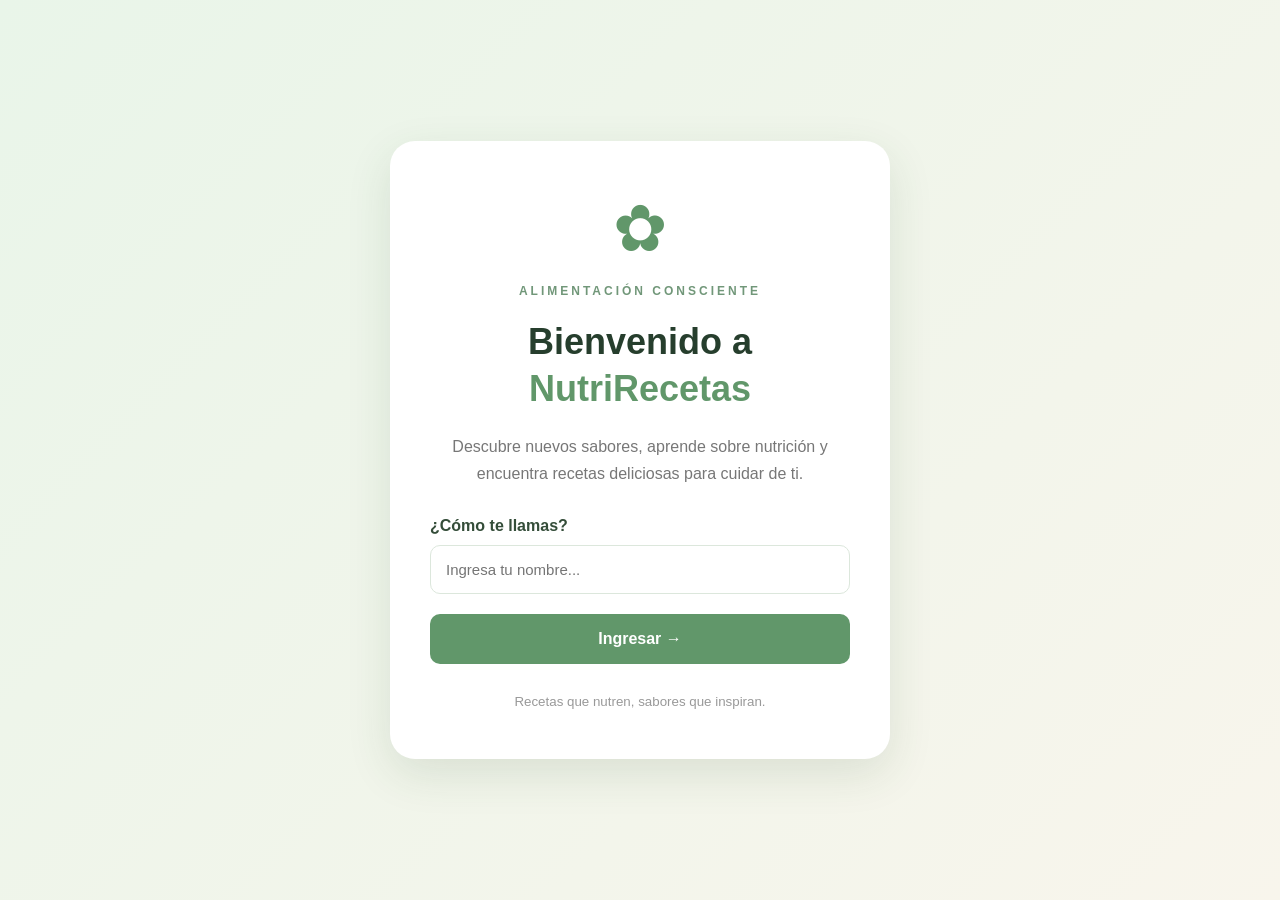
<file: index.html>
<!DOCTYPE html>
<html lang="es">
<head>
    <meta charset="UTF-8">
    <meta name="viewport" content="width=device-width, initial-scale=1.0">
    <title>Bienvenido | NutriRecetas</title>
    <link rel="stylesheet" href="css/portada.css">
</head>

<body>

    <main class="welcome-container">

        <div class="welcome-card">

            <div class="logo">✿</div>

            <span class="eyebrow">ALIMENTACIÓN CONSCIENTE</span>

            <h1>Bienvenido a<br>
                <span>NutriRecetas</span>
            </h1>

            <p>
                Descubre nuevos sabores, aprende sobre nutrición
                y encuentra recetas deliciosas para cuidar de ti.
            </p>

            <form id="welcomeForm">

                <label for="username">¿Cómo te llamas?</label>

                <input
                    type="text"
                    id="username"
                    placeholder="Ingresa tu nombre..."
                    required
                >

                <button type="submit">
                    Ingresar →
                </button>

            </form>

            <small>Recetas que nutren, sabores que inspiran.</small>

        </div>

    </main>

    <script>
        document.getElementById("welcomeForm").addEventListener("submit", function(event) {
            event.preventDefault();

            const nombre = document.getElementById("username").value.trim();

            if (nombre === "") {
                alert("Por favor, ingresa tu nombre.");
                return;
            }

            localStorage.setItem("nombreUsuario", nombre);

            window.location.href = "recetas.html";
        });
    </script>

</body>
</html>
</file>
<file: css/portada.css>
* {
    margin: 0;
    padding: 0;
    box-sizing: border-box;
}

body {
    font-family: 'Segoe UI', sans-serif;
    background: linear-gradient(135deg, #e9f5e9, #f8f5ec);
    min-height: 100vh;
    display: flex;
    justify-content: center;
    align-items: center;
    padding: 20px;
}

.welcome-container {
    width: 100%;
    max-width: 500px;
}

.welcome-card {
    background: white;
    padding: 50px 40px;
    border-radius: 25px;
    text-align: center;
    box-shadow: 0 15px 45px rgba(45, 80, 45, 0.12);
}

.logo {
    font-size: 65px;
    color: #61976a;
    margin-bottom: 15px;
}

.eyebrow {
    color: #719779;
    font-size: 12px;
    font-weight: bold;
    letter-spacing: 3px;
}

h1 {
    color: #263e2d;
    font-size: 36px;
    margin: 20px 0;
    line-height: 1.3;
}

h1 span {
    color: #61976a;
}

.welcome-card p {
    color: #777;
    line-height: 1.7;
    margin-bottom: 30px;
}

form {
    text-align: left;
}

label {
    display: block;
    color: #344d39;
    font-weight: 600;
    margin-bottom: 10px;
}

input {
    width: 100%;
    padding: 15px;
    border: 1px solid #dce7dc;
    border-radius: 10px;
    font-size: 15px;
    outline: none;
    margin-bottom: 20px;
}

input:focus {
    border-color: #61976a;
    box-shadow: 0 0 0 3px rgba(97, 151, 106, 0.12);
}

button {
    width: 100%;
    padding: 16px;
    border: none;
    border-radius: 10px;
    background: #61976a;
    color: white;
    font-size: 16px;
    font-weight: bold;
    cursor: pointer;
    transition: 0.3s;
}

button:hover {
    background: #426e4b;
    transform: translateY(-2px);
}

.welcome-card small {
    display: block;
    color: #999;
    margin-top: 30px;
}

@media (max-width: 480px) {
    .welcome-card {
        padding: 40px 25px;
    }

    h1 {
        font-size: 30px;
    }
}
</file>
<file: css/estilos.css>
:root {
    --green: #355c45;
    --sage: #789477;
    --light-sage: #e8eee5;
    --beige: #f3ebdd;
    --cream: #fbfaf6;
    --white: #fff;
    --ink: #383b35;
    --muted: #74796f;
    --line: #e7e5dc;
}
:root {
    --green: #355c45;
    --sage: #789477;
    --light-sage: #e8eee5;
    --beige: #f3ebdd;
    --cream: #fbfaf6;
    --white: #fff;
    --ink: #383b35;
    --muted: #74796f;
    --line: #e7e5dc;
}

* {
    margin: 0;
    padding: 0;
    box-sizing: border-box;
}

html {
    scroll-behavior: smooth;
    scroll-padding-top: 90px;
}

body {
    font-family: "Open Sans", sans-serif;
    color: var(--ink);
    background: var(--cream);
    line-height: 1.65;
}

h1, h2, h3, .logo {
    font-family: "Poppins", sans-serif;
}

a {
    text-decoration: none;
    color: inherit;
}

button, input, select {
    font: inherit;
}

button {
    cursor: pointer;
}

/* ENCABEZADO */

.header {
    height: 82px;
    padding: 0 7%;
    display: flex;
    align-items: center;
    justify-content: space-between;
    gap: 25px;
    background: var(--cream);
    position: sticky;
    top: 0;
    z-index: 10;
    border-bottom: 1px solid var(--line);
}

.logo {
    display: flex;
    align-items: center;
    gap: 9px;
    font-size: 1.35rem;
    font-weight: 800;
    color: var(--green);
}

.logo > span:last-child > span {
    color: var(--sage);
}

.logo-icon {
    display: grid;
    place-items: center;
    width: 35px;
    height: 35px;
    border-radius: 50%;
    color: white;
    background: var(--green);
    font-size: 1.35rem;
}

.nav {
    display: flex;
    gap: 27px;
}

.nav a {
    font-size: .9rem;
    font-weight: 600;
    color: #53594f;
}

.nav a:hover {
    color: var(--sage);
}

.header-fav {
    border: 1px solid #cbd6c8;
    border-radius: 30px;
    padding: 9px 16px;
    color: var(--green);
    font-size: .85rem;
    font-weight: 700;
}

.menu-toggle {
    display: none;
    border: 0;
    background: none;
    color: var(--green);
    font-size: 1.6rem;
}

/* PORTADA */

.hero {
    display: grid;
    grid-template-columns: 1fr 1fr;
    align-items: center;
    gap: 5%;
    padding: 72px 9% 85px;
    background: var(--beige);
}

.hero-content {
    max-width: 560px;
}

.eyebrow {
    color: var(--sage);
    font-size: .72rem;
    font-weight: 800;
    letter-spacing: 2px;
}

.hero h1 {
    color: var(--green);
    font-size: clamp(2.7rem, 5vw, 4.7rem);
    line-height: 1.12;
    margin: 15px 0 20px;
}

.hero h1 em {
    color: var(--sage);
    font-style: normal;
}

.hero-content > p {
    color: #62685e;
    font-size: 1.03rem;
    margin-bottom: 27px;
}

.btn {
    display: inline-flex;
    align-items: center;
    gap: 22px;
    border-radius: 30px;
    padding: 13px 22px;
    font-weight: 700;
}

.btn-primary {
    color: white;
    background: var(--green);
}

.btn-primary:hover {
    background: #294936;
}

.hero-note {
    margin-top: 22px;
    font-size: .82rem;
    color: #697266;
}

.hero-photo {
    position: relative;
}

.hero-photo img {
    width: 100%;
    height: 420px;
    object-fit: cover;
    border-radius: 48% 48% 18px 18px;
}

.photo-label {
    position: absolute;
    bottom: 22px;
    left: -28px;
    background: white;
    padding: 14px 22px;
    border-radius: 12px;
    color: var(--green);
    line-height: 1.4;
}

.photo-label small {
    display: block;
    color: var(--muted);
}

/* SECCIONES GENERALES */

.section {
    padding: 78px 9%;
}

.section-heading {
    display: flex;
    justify-content: space-between;
    align-items: end;
    gap: 25px;
    margin-bottom: 30px;
}

.section-heading h2,
.nutrition-copy h2,
.about-section h2 {
    font-size: clamp(1.7rem, 3vw, 2.45rem);
    color: var(--green);
    line-height: 1.25;
    margin-top: 7px;
}

.section-heading > p {
    max-width: 340px;
    color: var(--muted);
    font-size: .92rem;
}

/* CATEGORÍAS */

.category-grid {
    display: grid;
    grid-template-columns: repeat(5, 1fr);
    gap: 15px;
}

.category-card {
    border: 1px solid var(--line);
    background: white;
    padding: 23px 12px;
    border-radius: 14px;
    display: grid;
    justify-items: center;
    gap: 8px;
    color: var(--green);
    transition: .2s;
}

.category-card span {
    font-size: 1.7rem;
}

.category-card strong {
    font-size: .9rem;
}

.category-card:hover,
.category-card.active {
    background: var(--light-sage);
    border-color: var(--sage);
    transform: translateY(-3px);
}

/* CATÁLOGO */

.recipes-section {
    background: #f4f5ef;
}

.recipe-tools {
    display: flex;
    gap: 12px;
    margin-bottom: 25px;
}

.search-box {
    flex: 1;
    display: flex;
    align-items: center;
    gap: 10px;
    background: white;
    border: 1px solid var(--line);
    padding: 0 15px;
    border-radius: 9px;
}

.search-box span {
    color: var(--sage);
    font-size: 1.6rem;
}

.search-box input {
    width: 100%;
    border: 0;
    outline: 0;
    padding: 13px 0;
    background: transparent;
}

.recipe-tools select {
    border: 1px solid var(--line);
    background: white;
    color: var(--ink);
    border-radius: 9px;
    padding: 0 12px;
    min-width: 155px;
}

.recipe-grid {
    display: grid;
    grid-template-columns: repeat(3, 1fr);
    gap: 22px;
}

.recipe-card {
    background: white;
    border-radius: 15px;
    overflow: hidden;
    box-shadow: 0 5px 22px rgba(40,60,40,.05);
    transition: .2s;
}

.recipe-card:hover {
    transform: translateY(-5px);
    box-shadow: 0 14px 40px rgba(44,67,48,.09);
}

.recipe-image {
    width: 100%;
    height: 205px;
    object-fit: cover;
    display: block;
}

.recipe-info {
    padding: 18px;
}

.recipe-meta {
    display: flex;
    justify-content: space-between;
    gap: 8px;
    color: var(--muted);
    font-size: .76rem;
}

.origin-tag {
    color: var(--green);
    background: var(--light-sage);
    padding: 3px 9px;
    border-radius: 20px;
}

.recipe-info h3 {
    color: var(--green);
    font-size: 1.12rem;
    margin: 9px 0 5px;
}

.recipe-info p {
    color: var(--muted);
    font-size: .85rem;
    min-height: 45px;
}

.recipe-bottom {
    display: flex;
    justify-content: space-between;
    align-items: center;
    gap: 7px;
    margin-top: 15px;
    padding-top: 13px;
    border-top: 1px solid var(--line);
}

.recipe-bottom strong {
    color: var(--green);
    font-size: .85rem;
}

.details-btn {
    border: 0;
    background: none;
    color: var(--sage);
    font-weight: 700;
    font-size: .85rem;
}

.favorite-btn {
    border: 1px solid var(--line);
    background: white;
    color: var(--green);
    border-radius: 50%;
    width: 34px;
    height: 34px;
    font-size: 1.15rem;
}

.favorite-btn.saved {
    background: #f8e9e6;
    color: #b34e49;
}

.empty-message {
    text-align: center;
    padding: 30px;
    color: var(--muted);
}

/* NUTRICIÓN */

.nutrition-banner {
    padding: 75px 9%;
    background: var(--green);
    color: white;
    display: grid;
    grid-template-columns: 1fr 1fr;
    gap: 8%;
    align-items: center;
}

.nutrition-copy .eyebrow {
    color: #c6d6bf;
}

.nutrition-copy h2 {
    color: white;
    margin: 12px 0 18px;
}

.nutrition-copy p {
    color: #e0e8dd;
    font-size: .94rem;
}

.text-link {
    display: inline-block;
    color: #dce9d8;
    font-weight: 700;
    margin-top: 20px;
}

.nutrient-list {
    display: grid;
    gap: 15px;
}

.nutrient-list > div {
    display: flex;
    align-items: center;
    gap: 15px;
    padding: 13px;
    border: 1px solid rgba(255,255,255,.18);
    border-radius: 12px;
}

.nutrient-icon {
    display: grid;
    place-items: center;
    width: 42px;
    height: 42px;
    border-radius: 50%;
    background: #e1eadc;
    color: var(--green);
    font-weight: 800;
}

.nutrient-list p {
    display: grid;
    line-height: 1.4;
}

.nutrient-list small {
    color: #d7e2d3;
}

/* CONSEJOS */

.tips-grid {
    display: grid;
    grid-template-columns: repeat(3, 1fr);
    gap: 20px;
}

.tip-card {
    padding: 25px;
    background: white;
    border: 1px solid var(--line);
    border-radius: 14px;
}

.tip-card > span {
    font-size: 1.8rem;
}

.tip-card h3 {
    color: var(--green);
    font-size: 1.05rem;
    margin: 10px 0 5px;
}

.tip-card p {
    color: var(--muted);
    font-size: .88rem;
}

/* NOSOTROS */

.about-section {
    padding: 65px 9%;
    background: var(--beige);
    display: grid;
    grid-template-columns: .8fr 1.2fr;
    gap: 8%;
    align-items: center;
}

.about-section p {
    color: #62685e;
}

/* PIE DE PÁGINA */

.footer {
    padding: 38px 9%;
    text-align: center;
    background: #f0eee6;
    display: grid;
    justify-items: center;
    gap: 8px;
}

.footer-logo {
    font-size: 1.2rem;
}

.footer p {
    color: var(--green);
}

.footer small {
    color: var(--muted);
    font-size: .75rem;
}

/* VENTANA DE RECETA */

.recipe-dialog {
    border: 0;
    border-radius: 18px;
    padding: 0;
    width: min(680px, calc(100% - 30px));
    max-height: 88vh;
    margin: auto;
    box-shadow: 0 20px 80px rgba(0,0,0,.25);
}

.recipe-dialog::backdrop {
    background: rgba(20,35,25,.62);
    backdrop-filter: blur(3px);
}

.dialog-close {
    position: sticky;
    float: right;
    top: 10px;
    margin: 10px 10px -48px 0;
    z-index: 2;
    border: 0;
    background: white;
    color: var(--green);
    width: 36px;
    height: 36px;
    border-radius: 50%;
    font-size: 1.5rem;
}

.dialog-body {
    padding: 25px;
    overflow: auto;
}

.dialog-body img {
    width: 100%;
    height: 230px;
    object-fit: cover;
    border-radius: 12px;
}

.dialog-body h2,
.dialog-body h3 {
    color: var(--green);
    margin: 15px 0 7px;
}

.dialog-body ul,
.dialog-body ol {
    padding-left: 22px;
    color: var(--muted);
}

.dialog-stats {
    display: flex;
    flex-wrap: wrap;
    gap: 9px;
    margin: 12px 0;
}

.dialog-stats span {
    background: var(--light-sage);
    color: var(--green);
    padding: 6px 10px;
    border-radius: 20px;
    font-size: .8rem;
}

.portion-control {
    margin-top: 15px;
    display: flex;
    align-items: center;
    gap: 12px;
}

.portion-control button {
    width: 30px;
    height: 30px;
    border: 1px solid var(--sage);
    border-radius: 50%;
    background: white;
    color: var(--green);
}

/* RESPONSIVE */

@media (max-width: 900px) {

    .header {
        padding: 0 5%;
    }

    .nav {
        gap: 13px;
    }

    .nav a {
        font-size: .8rem;
    }

    .header-fav {
        display: none;
    }

    .hero,
    .section,
    .nutrition-banner,
    .about-section {
        padding-left: 6%;
        padding-right: 6%;
    }

    .recipe-grid {
        grid-template-columns: repeat(2, 1fr);
    }

}

@media (max-width: 650px) {

    .header {
        height: 70px;
    }

    .menu-toggle {
        display: block;
    }

    .nav {
        display: none;
        position: absolute;
        top: 69px;
        left: 0;
        right: 0;
        padding: 18px 6%;
        background: var(--cream);
        border-bottom: 1px solid var(--line);
        flex-direction: column;
        align-items: flex-start;
    }

    .nav.open {
        display: flex;
    }

    .hero {
        grid-template-columns: 1fr;
        padding-top: 48px;
        gap: 35px;
    }

    .hero-photo img {
        height: 290px;
        border-radius: 100px 100px 14px 14px;
    }

    .photo-label {
        left: 10px;
    }

    .section {
        padding-top: 55px;
        padding-bottom: 55px;
    }

    .section-heading {
        display: block;
    }

    .section-heading > p {
        margin-top: 10px;
    }

    .category-grid {
        grid-template-columns: repeat(2, 1fr);
    }

    .recipe-tools {
        flex-direction: column;
    }

    .recipe-tools select {
        min-height: 44px;
    }

    .recipe-grid,
    .nutrition-banner,
    .about-section,
    .tips-grid {
        grid-template-columns: 1fr;
    }

}

.user-welcome {
    background: #e9f5e9;
    color: #426e4b;
    padding: 15px 25px;
    text-align: center;
    font-weight: 600;
}

/* BIENVENIDA DEL USUARIO */

.user-welcome {
    text-align: center;
    padding: 30px 20px;
    background: linear-gradient(135deg, #edf6ed, #f8f5ec);
    margin: 20px auto;
    border-radius: 18px;
    max-width: 900px;
}

.welcome-greeting {
    display: block;
    color: #719779;
    font-size: 16px;
    font-weight: 600;
    letter-spacing: 3px;
    text-transform: uppercase;
    margin-bottom: 8px;
}

.user-welcome h2 {
    color: #426e4b;
    font-family: 'Poppins', sans-serif;
    font-size: 38px;
    font-weight: 700;
    margin: 5px 0;
    text-transform: capitalize;
}

.user-welcome p {
    color: #777;
    font-size: 15px;
    margin-top: 8px;
}

@media (max-width: 600px) {
    .user-welcome h2 {
        font-size: 29px;
    }

    .user-welcome {
        padding: 25px 15px;
        margin: 15px;
    }
}


/* =====================================
   NUEVAS SECCIONES - NUTRIRECETAS
===================================== */

.profile-section {
    background: #f5f8f3;
    border-radius: 20px;
}

.profile-form {
    background: #ffffff;
    padding: 30px;
    border-radius: 18px;
    box-shadow: 0 5px 20px rgba(0,0,0,0.05);
}

.profile-fields {
    display: grid;
    grid-template-columns: repeat(2, minmax(0, 1fr));
    gap: 22px;
}

.profile-fields label {
    display: flex;
    flex-direction: column;
    gap: 9px;
    font-weight: 600;
    color: #285943;
}

.profile-fields input,
.profile-fields select,
.meal-card textarea {
    width: 100%;
    padding: 13px;
    border: 1px solid #dce5dc;
    border-radius: 10px;
    background: #fff;
    font: inherit;
    color: #333;
}

.profile-check {
    display: flex;
    align-items: center;
    gap: 10px;
    margin: 25px 0 12px;
    color: #444;
}

.profile-notice {
    font-size: 13px;
    color: #777;
    margin-bottom: 20px;
}

.recommendation-box {
    background: #f1f7ef;
    border-radius: 18px;
    padding: 35px;
    text-align: center;
    margin-bottom: 30px;
}

.recommendation-box > span {
    font-size: 40px;
}

.recommendation-box h3 {
    color: #285943;
    margin: 12px 0;
}

.recommendation-box p {
    color: #666;
    margin-bottom: 20px;
}

.meal-grid {
    display: grid;
    grid-template-columns: repeat(2, minmax(0, 1fr));
    gap: 20px;
    margin-bottom: 25px;
}

.meal-card {
    background: #fff;
    padding: 25px;
    border-radius: 16px;
    border: 1px solid #e5ebe3;
}

.meal-card > span {
    font-size: 30px;
}

.meal-card h3 {
    color: #285943;
    margin: 12px 0;
}

.meal-card textarea {
    min-height: 100px;
    resize: vertical;
}

#profileMessage,
#mealMessage {
    margin-top: 15px;
    color: #285943;
}

#favoritesEmpty {
    color: #777;
    padding: 20px 0;
}

@media (max-width: 700px) {
    .profile-fields,
    .meal-grid {
        grid-template-columns: 1fr;
    }

    .profile-form {
        padding: 20px;
    }

    .recommendation-box {
        padding: 25px 15px;
    }
}


/* =====================================
   CORRECCIONES Y MEJORAS - NUTRIRECETAS
===================================== */

/* Evitar desplazamiento horizontal */
html,
body {
    max-width: 100%;
    overflow-x: hidden;
}

/* Accesibilidad: enfoque visible */
a:focus-visible,
button:focus-visible,
input:focus-visible,
select:focus-visible,
textarea:focus-visible {
    outline: 3px solid var(--sage);
    outline-offset: 3px;
}

/* Campos de búsqueda */
.search-box:focus-within {
    border-color: var(--sage);
    box-shadow: 0 0 0 3px rgba(120, 148, 119, 0.12);
}

/* Formularios */
.profile-fields input:focus,
.profile-fields select:focus,
.meal-card textarea:focus {
    outline: none;
    border-color: var(--sage);
    box-shadow: 0 0 0 3px rgba(120, 148, 119, 0.12);
}

.profile-fields input,
.profile-fields select {
    min-width: 0;
    max-width: 100%;
}

.profile-check input {
    width: 17px;
    height: 17px;
    accent-color: var(--green);
    flex-shrink: 0;
}

/* Botón de guardar perfil */
.profile-form button[type="submit"] {
    border: none;
    cursor: pointer;
}

/* Mensajes */
#profileMessage,
#mealMessage {
    min-height: 24px;
    font-weight: 600;
}

.empty-message,
#favoritesEmpty {
    text-align: center;
}

/* Ventana de detalles */
.recipe-dialog {
    overflow-y: auto;
    overscroll-behavior: contain;
}

.dialog-body {
    overflow: visible;
    overflow-wrap: anywhere;
}

.dialog-close {
    cursor: pointer;
}

.dialog-close:hover {
    background: var(--light-sage);
}

/* Imágenes */
.recipe-image,
.hero-photo img,
.dialog-body img {
    max-width: 100%;
}

/* Tarjetas */
.recipe-card,
.tip-card {
    min-width: 0;
}

/* Adaptación para tabletas */
@media (max-width: 900px) {
    .profile-fields {
        grid-template-columns: repeat(2, minmax(0, 1fr));
    }

    .section-heading {
        align-items: flex-start;
    }
}

/* Adaptación para celulares */
@media (max-width: 650px) {
    .header {
        gap: 12px;
    }

    .logo {
        font-size: 1.1rem;
    }

    .hero h1 {
        font-size: clamp(2.3rem, 10vw, 3.2rem);
    }

    .recipe-grid,
    .tips-grid,
    .profile-fields,
    .meal-grid {
        grid-template-columns: minmax(0, 1fr);
    }

    .profile-form {
        padding: 20px 16px;
    }

    .profile-check {
        align-items: flex-start;
    }

    .recipe-dialog {
        width: calc(100% - 20px);
        max-height: 90vh;
    }

    .dialog-body {
        padding: 18px;
    }

    .dialog-body img {
        height: 190px;
    }

    .about-section {
        gap: 20px;
    }
}

/* Reducir animaciones si el usuario lo prefiere */
@media (prefers-reduced-motion: reduce) {
    *,
    *::before,
    *::after {
        scroll-behavior: auto !important;
        animation-duration: 0.01ms !important;
        transition-duration: 0.01ms !important;
    }
}


/* Imagen y botón de favoritos */
.recipe-image-wrap {
    position: relative;
    height: 205px;
    overflow: hidden;
}

.recipe-image-wrap .recipe-image {
    width: 100%;
    height: 100%;
    object-fit: cover;
    display: block;
}

.recipe-image-wrap .favorite-btn {
    position: absolute;
    top: 12px;
    right: 12px;
    z-index: 2;
}

.recipe-info {
    padding: 18px;
}

.recipe-category {
    color: var(--sage);
}

.recipe-info .recipe-meta {
    align-items: center;
}

.recipe-info .recipe-bottom .details-btn {
    cursor: pointer;
}

.recipe-info .recipe-bottom .details-btn:hover {
    color: var(--green);
}


* {
    margin: 0;
    padding: 0;
    box-sizing: border-box;
}

html {
    scroll-behavior: smooth;
    scroll-padding-top: 90px;
}

body {
    font-family: "Open Sans", sans-serif;
    color: var(--ink);
    background: var(--cream);
    line-height: 1.65;
}

h1, h2, h3, .logo {
    font-family: "Poppins", sans-serif;
}

a {
    text-decoration: none;
    color: inherit;
}

button, input, select {
    font: inherit;
}

button {
    cursor: pointer;
}

/* ENCABEZADO */

.header {
    height: 82px;
    padding: 0 7%;
    display: flex;
    align-items: center;
    justify-content: space-between;
    gap: 25px;
    background: var(--cream);
    position: sticky;
    top: 0;
    z-index: 10;
    border-bottom: 1px solid var(--line);
}

.logo {
    display: flex;
    align-items: center;
    gap: 9px;
    font-size: 1.35rem;
    font-weight: 800;
    color: var(--green);
}

.logo > span:last-child > span {
    color: var(--sage);
}

.logo-icon {
    display: grid;
    place-items: center;
    width: 35px;
    height: 35px;
    border-radius: 50%;
    color: white;
    background: var(--green);
    font-size: 1.35rem;
}

.nav {
    display: flex;
    gap: 27px;
}

.nav a {
    font-size: .9rem;
    font-weight: 600;
    color: #53594f;
}

.nav a:hover {
    color: var(--sage);
}

.header-fav {
    border: 1px solid #cbd6c8;
    border-radius: 30px;
    padding: 9px 16px;
    color: var(--green);
    font-size: .85rem;
    font-weight: 700;
}

.menu-toggle {
    display: none;
    border: 0;
    background: none;
    color: var(--green);
    font-size: 1.6rem;
}

/* PORTADA */

.hero {
    display: grid;
    grid-template-columns: 1fr 1fr;
    align-items: center;
    gap: 5%;
    padding: 72px 9% 85px;
    background: var(--beige);
}

.hero-content {
    max-width: 560px;
}

.eyebrow {
    color: var(--sage);
    font-size: .72rem;
    font-weight: 800;
    letter-spacing: 2px;
}

.hero h1 {
    color: var(--green);
    font-size: clamp(2.7rem, 5vw, 4.7rem);
    line-height: 1.12;
    margin: 15px 0 20px;
}

.hero h1 em {
    color: var(--sage);
    font-style: normal;
}

.hero-content > p {
    color: #62685e;
    font-size: 1.03rem;
    margin-bottom: 27px;
}

.btn {
    display: inline-flex;
    align-items: center;
    gap: 22px;
    border-radius: 30px;
    padding: 13px 22px;
    font-weight: 700;
}

.btn-primary {
    color: white;
    background: var(--green);
}

.btn-primary:hover {
    background: #294936;
}

.hero-note {
    margin-top: 22px;
    font-size: .82rem;
    color: #697266;
}

.hero-photo {
    position: relative;
}

.hero-photo img {
    width: 100%;
    height: 420px;
    object-fit: cover;
    border-radius: 48% 48% 18px 18px;
}

.photo-label {
    position: absolute;
    bottom: 22px;
    left: -28px;
    background: white;
    padding: 14px 22px;
    border-radius: 12px;
    color: var(--green);
    line-height: 1.4;
}

.photo-label small {
    display: block;
    color: var(--muted);
}

/* SECCIONES GENERALES */

.section {
    padding: 78px 9%;
}

.section-heading {
    display: flex;
    justify-content: space-between;
    align-items: end;
    gap: 25px;
    margin-bottom: 30px;
}

.section-heading h2,
.nutrition-copy h2,
.about-section h2 {
    font-size: clamp(1.7rem, 3vw, 2.45rem);
    color: var(--green);
    line-height: 1.25;
    margin-top: 7px;
}

.section-heading > p {
    max-width: 340px;
    color: var(--muted);
    font-size: .92rem;
}

/* CATEGORÍAS */

.category-grid {
    display: grid;
    grid-template-columns: repeat(5, 1fr);
    gap: 15px;
}

.category-card {
    border: 1px solid var(--line);
    background: white;
    padding: 23px 12px;
    border-radius: 14px;
    display: grid;
    justify-items: center;
    gap: 8px;
    color: var(--green);
    transition: .2s;
}

.category-card span {
    font-size: 1.7rem;
}

.category-card strong {
    font-size: .9rem;
}

.category-card:hover,
.category-card.active {
    background: var(--light-sage);
    border-color: var(--sage);
    transform: translateY(-3px);
}

/* CATÁLOGO */

.recipes-section {
    background: #f4f5ef;
}

.recipe-tools {
    display: flex;
    gap: 12px;
    margin-bottom: 25px;
}

.search-box {
    flex: 1;
    display: flex;
    align-items: center;
    gap: 10px;
    background: white;
    border: 1px solid var(--line);
    padding: 0 15px;
    border-radius: 9px;
}

.search-box span {
    color: var(--sage);
    font-size: 1.6rem;
}

.search-box input {
    width: 100%;
    border: 0;
    outline: 0;
    padding: 13px 0;
    background: transparent;
}

.recipe-tools select {
    border: 1px solid var(--line);
    background: white;
    color: var(--ink);
    border-radius: 9px;
    padding: 0 12px;
    min-width: 155px;
}

.recipe-grid {
    display: grid;
    grid-template-columns: repeat(3, 1fr);
    gap: 22px;
}

.recipe-card {
    background: white;
    border-radius: 15px;
    overflow: hidden;
    box-shadow: 0 5px 22px rgba(40,60,40,.05);
    transition: .2s;
}

.recipe-card:hover {
    transform: translateY(-5px);
    box-shadow: 0 14px 40px rgba(44,67,48,.09);
}

.recipe-image {
    width: 100%;
    height: 205px;
    object-fit: cover;
    display: block;
}

.recipe-info {
    padding: 18px;
}

.recipe-meta {
    display: flex;
    justify-content: space-between;
    gap: 8px;
    color: var(--muted);
    font-size: .76rem;
}

.origin-tag {
    color: var(--green);
    background: var(--light-sage);
    padding: 3px 9px;
    border-radius: 20px;
}

.recipe-info h3 {
    color: var(--green);
    font-size: 1.12rem;
    margin: 9px 0 5px;
}

.recipe-info p {
    color: var(--muted);
    font-size: .85rem;
    min-height: 45px;
}

.recipe-bottom {
    display: flex;
    justify-content: space-between;
    align-items: center;
    gap: 7px;
    margin-top: 15px;
    padding-top: 13px;
    border-top: 1px solid var(--line);
}

.recipe-bottom strong {
    color: var(--green);
    font-size: .85rem;
}

.details-btn {
    border: 0;
    background: none;
    color: var(--sage);
    font-weight: 700;
    font-size: .85rem;
}

.favorite-btn {
    border: 1px solid var(--line);
    background: white;
    color: var(--green);
    border-radius: 50%;
    width: 34px;
    height: 34px;
    font-size: 1.15rem;
}

.favorite-btn.saved {
    background: #f8e9e6;
    color: #b34e49;
}

.empty-message {
    text-align: center;
    padding: 30px;
    color: var(--muted);
}

/* NUTRICIÓN */

.nutrition-banner {
    padding: 75px 9%;
    background: var(--green);
    color: white;
    display: grid;
    grid-template-columns: 1fr 1fr;
    gap: 8%;
    align-items: center;
}

.nutrition-copy .eyebrow {
    color: #c6d6bf;
}

.nutrition-copy h2 {
    color: white;
    margin: 12px 0 18px;
}

.nutrition-copy p {
    color: #e0e8dd;
    font-size: .94rem;
}

.text-link {
    display: inline-block;
    color: #dce9d8;
    font-weight: 700;
    margin-top: 20px;
}

.nutrient-list {
    display: grid;
    gap: 15px;
}

.nutrient-list > div {
    display: flex;
    align-items: center;
    gap: 15px;
    padding: 13px;
    border: 1px solid rgba(255,255,255,.18);
    border-radius: 12px;
}

.nutrient-icon {
    display: grid;
    place-items: center;
    width: 42px;
    height: 42px;
    border-radius: 50%;
    background: #e1eadc;
    color: var(--green);
    font-weight: 800;
}

.nutrient-list p {
    display: grid;
    line-height: 1.4;
}

.nutrient-list small {
    color: #d7e2d3;
}

/* CONSEJOS */

.tips-grid {
    display: grid;
    grid-template-columns: repeat(3, 1fr);
    gap: 20px;
}

.tip-card {
    padding: 25px;
    background: white;
    border: 1px solid var(--line);
    border-radius: 14px;
}

.tip-card > span {
    font-size: 1.8rem;
}

.tip-card h3 {
    color: var(--green);
    font-size: 1.05rem;
    margin: 10px 0 5px;
}

.tip-card p {
    color: var(--muted);
    font-size: .88rem;
}

/* NOSOTROS */

.about-section {
    padding: 65px 9%;
    background: var(--beige);
    display: grid;
    grid-template-columns: .8fr 1.2fr;
    gap: 8%;
    align-items: center;
}

.about-section p {
    color: #62685e;
}

/* PIE DE PÁGINA */

.footer {
    padding: 38px 9%;
    text-align: center;
    background: #f0eee6;
    display: grid;
    justify-items: center;
    gap: 8px;
}

.footer-logo {
    font-size: 1.2rem;
}

.footer p {
    color: var(--green);
}

.footer small {
    color: var(--muted);
    font-size: .75rem;
}

/* VENTANA DE RECETA */

.recipe-dialog {
    border: 0;
    border-radius: 18px;
    padding: 0;
    width: min(680px, calc(100% - 30px));
    max-height: 88vh;
    margin: auto;
    box-shadow: 0 20px 80px rgba(0,0,0,.25);
}

.recipe-dialog::backdrop {
    background: rgba(20,35,25,.62);
    backdrop-filter: blur(3px);
}

.dialog-close {
    position: sticky;
    float: right;
    top: 10px;
    margin: 10px 10px -48px 0;
    z-index: 2;
    border: 0;
    background: white;
    color: var(--green);
    width: 36px;
    height: 36px;
    border-radius: 50%;
    font-size: 1.5rem;
}

.dialog-body {
    padding: 25px;
    overflow: auto;
}

.dialog-body img {
    width: 100%;
    height: 230px;
    object-fit: cover;
    border-radius: 12px;
}

.dialog-body h2,
.dialog-body h3 {
    color: var(--green);
    margin: 15px 0 7px;
}

.dialog-body ul,
.dialog-body ol {
    padding-left: 22px;
    color: var(--muted);
}

.dialog-stats {
    display: flex;
    flex-wrap: wrap;
    gap: 9px;
    margin: 12px 0;
}

.dialog-stats span {
    background: var(--light-sage);
    color: var(--green);
    padding: 6px 10px;
    border-radius: 20px;
    font-size: .8rem;
}

.portion-control {
    margin-top: 15px;
    display: flex;
    align-items: center;
    gap: 12px;
}

.portion-control button {
    width: 30px;
    height: 30px;
    border: 1px solid var(--sage);
    border-radius: 50%;
    background: white;
    color: var(--green);
}

/* RESPONSIVE */

@media (max-width: 900px) {

    .header {
        padding: 0 5%;
    }

    .nav {
        gap: 13px;
    }

    .nav a {
        font-size: .8rem;
    }

    .header-fav {
        display: none;
    }

    .hero,
    .section,
    .nutrition-banner,
    .about-section {
        padding-left: 6%;
        padding-right: 6%;
    }

    .recipe-grid {
        grid-template-columns: repeat(2, 1fr);
    }

}

@media (max-width: 650px) {

    .header {
        height: 70px;
    }

    .menu-toggle {
        display: block;
    }

    .nav {
        display: none;
        position: absolute;
        top: 69px;
        left: 0;
        right: 0;
        padding: 18px 6%;
        background: var(--cream);
        border-bottom: 1px solid var(--line);
        flex-direction: column;
        align-items: flex-start;
    }

    .nav.open {
        display: flex;
    }

    .hero {
        grid-template-columns: 1fr;
        padding-top: 48px;
        gap: 35px;
    }

    .hero-photo img {
        height: 290px;
        border-radius: 100px 100px 14px 14px;
    }

    .photo-label {
        left: 10px;
    }

    .section {
        padding-top: 55px;
        padding-bottom: 55px;
    }

    .section-heading {
        display: block;
    }

    .section-heading > p {
        margin-top: 10px;
    }

    .category-grid {
        grid-template-columns: repeat(2, 1fr);
    }

    .recipe-tools {
        flex-direction: column;
    }

    .recipe-tools select {
        min-height: 44px;
    }

    .recipe-grid,
    .nutrition-banner,
    .about-section,
    .tips-grid {
        grid-template-columns: 1fr;
    }

}

.user-welcome {
    background: #e9f5e9;
    color: #426e4b;
    padding: 15px 25px;
    text-align: center;
    font-weight: 600;
}

/* BIENVENIDA DEL USUARIO */

.user-welcome {
    text-align: center;
    padding: 30px 20px;
    background: linear-gradient(135deg, #edf6ed, #f8f5ec);
    margin: 20px auto;
    border-radius: 18px;
    max-width: 900px;
}

.welcome-greeting {
    display: block;
    color: #719779;
    font-size: 16px;
    font-weight: 600;
    letter-spacing: 3px;
    text-transform: uppercase;
    margin-bottom: 8px;
}

.user-welcome h2 {
    color: #426e4b;
    font-family: 'Poppins', sans-serif;
    font-size: 38px;
    font-weight: 700;
    margin: 5px 0;
    text-transform: capitalize;
}

.user-welcome p {
    color: #777;
    font-size: 15px;
    margin-top: 8px;
}

@media (max-width: 600px) {
    .user-welcome h2 {
        font-size: 29px;
    }

    .user-welcome {
        padding: 25px 15px;
        margin: 15px;
    }
}


/* =====================================
   NUEVAS SECCIONES - NUTRIRECETAS
===================================== */

.profile-section {
    background: #f5f8f3;
    border-radius: 20px;
}

.profile-form {
    background: #ffffff;
    padding: 30px;
    border-radius: 18px;
    box-shadow: 0 5px 20px rgba(0,0,0,0.05);
}

.profile-fields {
    display: grid;
    grid-template-columns: repeat(2, minmax(0, 1fr));
    gap: 22px;
}

.profile-fields label {
    display: flex;
    flex-direction: column;
    gap: 9px;
    font-weight: 600;
    color: #285943;
}

.profile-fields input,
.profile-fields select,
.meal-card textarea {
    width: 100%;
    padding: 13px;
    border: 1px solid #dce5dc;
    border-radius: 10px;
    background: #fff;
    font: inherit;
    color: #333;
}

.profile-check {
    display: flex;
    align-items: center;
    gap: 10px;
    margin: 25px 0 12px;
    color: #444;
}

.profile-notice {
    font-size: 13px;
    color: #777;
    margin-bottom: 20px;
}

.recommendation-box {
    background: #f1f7ef;
    border-radius: 18px;
    padding: 35px;
    text-align: center;
    margin-bottom: 30px;
}

.recommendation-box > span {
    font-size: 40px;
}

.recommendation-box h3 {
    color: #285943;
    margin: 12px 0;
}

.recommendation-box p {
    color: #666;
    margin-bottom: 20px;
}

.meal-grid {
    display: grid;
    grid-template-columns: repeat(2, minmax(0, 1fr));
    gap: 20px;
    margin-bottom: 25px;
}

.meal-card {
    background: #fff;
    padding: 25px;
    border-radius: 16px;
    border: 1px solid #e5ebe3;
}

.meal-card > span {
    font-size: 30px;
}

.meal-card h3 {
    color: #285943;
    margin: 12px 0;
}

.meal-card textarea {
    min-height: 100px;
    resize: vertical;
}

#profileMessage,
#mealMessage {
    margin-top: 15px;
    color: #285943;
}

#favoritesEmpty {
    color: #777;
    padding: 20px 0;
}

@media (max-width: 700px) {
    .profile-fields,
    .meal-grid {
        grid-template-columns: 1fr;
    }

    .profile-form {
        padding: 20px;
    }

    .recommendation-box {
        padding: 25px 15px;
    }
}


/* =====================================
   CORRECCIONES Y MEJORAS - NUTRIRECETAS
===================================== */

/* Evitar desplazamiento horizontal */
html,
body {
    max-width: 100%;
    overflow-x: hidden;
}

/* Accesibilidad: enfoque visible */
a:focus-visible,
button:focus-visible,
input:focus-visible,
select:focus-visible,
textarea:focus-visible {
    outline: 3px solid var(--sage);
    outline-offset: 3px;
}

/* Campos de búsqueda */
.search-box:focus-within {
    border-color: var(--sage);
    box-shadow: 0 0 0 3px rgba(120, 148, 119, 0.12);
}

/* Formularios */
.profile-fields input:focus,
.profile-fields select:focus,
.meal-card textarea:focus {
    outline: none;
    border-color: var(--sage);
    box-shadow: 0 0 0 3px rgba(120, 148, 119, 0.12);
}

.profile-fields input,
.profile-fields select {
    min-width: 0;
    max-width: 100%;
}

.profile-check input {
    width: 17px;
    height: 17px;
    accent-color: var(--green);
    flex-shrink: 0;
}

/* Botón de guardar perfil */
.profile-form button[type="submit"] {
    border: none;
    cursor: pointer;
}

/* Mensajes */
#profileMessage,
#mealMessage {
    min-height: 24px;
    font-weight: 600;
}

.empty-message,
#favoritesEmpty {
    text-align: center;
}

/* Ventana de detalles */
.recipe-dialog {
    overflow-y: auto;
    overscroll-behavior: contain;
}

.dialog-body {
    overflow: visible;
    overflow-wrap: anywhere;
}

.dialog-close {
    cursor: pointer;
}

.dialog-close:hover {
    background: var(--light-sage);
}

/* Imágenes */
.recipe-image,
.hero-photo img,
.dialog-body img {
    max-width: 100%;
}

/* Tarjetas */
.recipe-card,
.tip-card {
    min-width: 0;
}

/* Adaptación para tabletas */
@media (max-width: 900px) {
    .profile-fields {
        grid-template-columns: repeat(2, minmax(0, 1fr));
    }

    .section-heading {
        align-items: flex-start;
    }
}

/* Adaptación para celulares */
@media (max-width: 650px) {
    .header {
        gap: 12px;
    }

    .logo {
        font-size: 1.1rem;
    }

    .hero h1 {
        font-size: clamp(2.3rem, 10vw, 3.2rem);
    }

    .recipe-grid,
    .tips-grid,
    .profile-fields,
    .meal-grid {
        grid-template-columns: minmax(0, 1fr);
    }

    .profile-form {
        padding: 20px 16px;
    }

    .profile-check {
        align-items: flex-start;
    }

    .recipe-dialog {
        width: calc(100% - 20px);
        max-height: 90vh;
    }

    .dialog-body {
        padding: 18px;
    }

    .dialog-body img {
        height: 190px;
    }

    .about-section {
        gap: 20px;
    }
}

/* Reducir animaciones si el usuario lo prefiere */
@media (prefers-reduced-motion: reduce) {
    *,
    *::before,
    *::after {
        scroll-behavior: auto !important;
        animation-duration: 0.01ms !important;
        transition-duration: 0.01ms !important;
    }
}


/* Imagen y botón de favoritos */
.recipe-image-wrap {
    position: relative;
    height: 205px;
    overflow: hidden;
}

.recipe-image-wrap .recipe-image {
    width: 100%;
    height: 100%;
    object-fit: cover;
    display: block;
}

.recipe-image-wrap .favorite-btn {
    position: absolute;
    top: 12px;
    right: 12px;
    z-index: 2;
}

.recipe-info {
    padding: 18px;
}

.recipe-category {
    color: var(--sage);
}

.recipe-info .recipe-meta {
    align-items: center;
}

.recipe-info .recipe-bottom .details-btn {
    cursor: pointer;
}

.recipe-info .recipe-bottom .details-btn:hover {
    color: var(--green);
}

.nutrition-category {
    width: 100%;
    text-align: left;
    font-family: inherit;
    cursor: pointer;
    transition: .25s;
}

.nutrition-category strong {
    display: block;
    color: var(--sage);
    margin-top: 12px;
}

.nutrition-category:hover {
    transform: translateY(-5px);
    border-color: var(--sage);
    box-shadow: 0 10px 25px rgba(40,60,40,.10);
}

.tarjeta-receta img {
    width: 100%;
    height: 200px;
    object-fit: cover;
    border-radius: 12px;
}

.recipe-match {
    color: #477653;
    font-size: 0.82rem;
    font-weight: 600;
    margin: 8px 0;
}


/* =====================================
   GUÍA DE ALIMENTACIÓN PERSONALIZADA
===================================== */

.food-guide {
    margin-top: 25px;
    text-align: left;
}

.food-guide h3 {
    color: #234b37;
    font-family: 'Poppins', sans-serif;
    font-size: 1rem;
    margin: 22px 0 10px;
}

.food-guide ul {
    padding-left: 22px;
    margin-bottom: 18px;
}

.food-guide li {
    margin-bottom: 9px;
    line-height: 1.6;
    color: #555;
}

.food-observations {
    background: #f8f7f0;
    border-left: 4px solid #8ba58a;
    padding: 12px 16px;
    border-radius: 8px;
    margin-top: 20px;
}

.food-observations h3 {
    margin-top: 0;
}

.food-guide-note {
    font-size: 0.82rem;
    color: #777;
    margin-top: 20px;
    line-height: 1.6;
}
#recommendationBox {
    scroll-margin-top: 110px;
}

/* ==========================================
   DISEÑO RESPONSIVE - NUTRIRECETAS
========================================== */
/* TABLETS */
@media (max-width: 900px) {

    .recipe-grid {
        grid-template-columns: repeat(3, minmax(0, 1fr));
        gap: 14px;
    }

    .recipe-card {
        min-width: 0;
    }

    .recipe-card img {
        width: 100%;
        height: 145px;
        object-fit: cover;
    }

}

/* CELULARES */
@media (max-width: 600px) {

    /* MENÚ */
    .header {
        position: relative;
        flex-wrap: wrap;
        padding: 14px 16px;
    }

    .menu-toggle {
        display: block;
        cursor: pointer;
        border: none;
        background: transparent;
        color: #234b37;
        font-size: 27px;
        padding: 5px 10px;
    }

    .nav {
        display: none;
        position: absolute;
        top: 100%;
        left: 0;
        right: 0;
        width: 100%;
        background: #ffffff;
        flex-direction: column;
        align-items: stretch;
        gap: 0;
        padding: 10px 20px;
        box-shadow: 0 8px 15px rgba(0,0,0,0.10);
        z-index: 1000;
    }

    .nav.nav-open {
        display: flex;
    }

    .nav a {
        display: block;
        padding: 13px 8px;
        border-bottom: 1px solid #eeeeee;
    }

    .header-fav {
        font-size: 13px;
    }

    /* RECETAS: DOS COLUMNAS */
    .recipe-grid {
        display: grid;
        grid-template-columns: repeat(2, minmax(0, 1fr));
        gap: 12px;
    }

    .recipe-card {
        min-width: 0;
        overflow: hidden;
        border-radius: 10px;
    }

    .recipe-card img {
        width: 100%;
        height: 125px;
        object-fit: cover;
    }

    .recipe-content {
        padding: 8px;
    }

    .recipe-content h3 {
        font-size: 12px;
        line-height: 1.35;
        margin: 5px 0;
        overflow-wrap: anywhere;
    }

    .recipe-content p {
        font-size: 10px;
        line-height: 1.4;
        margin: 4px 0;
    }

    .recipe-category {
        font-size: 9px;
    }

    .recipe-content .btn {
        font-size: 10px;
        padding: 7px 5px;
        width: 100%;
    }

    .favorite-btn {
        font-size: 16px;
    }

    .recipe-match {
        font-size: 9px !important;
    }

    /* FORMULARIO */
    .profile-fields {
        grid-template-columns: 1fr 1fr;
        gap: 12px;
    }

    /* BÚSQUEDA */
    .recipe-tools {
        display: flex;
        flex-direction: column;
        gap: 10px;
    }

    .recipe-tools input,
    .recipe-tools select {
        width: 100%;
    }

    /* CONSEJOS */
    .tips-grid {
        grid-template-columns: 1fr 1fr;
        gap: 12px;
    }

    /* ESPACIADO */
    .section {
        padding-left: 15px;
        padding-right: 15px;
    }

}

/* CELULARES */
@media (max-width: 600px) {

    /* MENÚ */
    .header {
        position: relative;
        flex-wrap: wrap;
        padding: 14px 16px;
    }

    .menu-toggle {
        display: block;
        cursor: pointer;
        border: none;
        background: transparent;
        color: #234b37;
        font-size: 27px;
        padding: 5px 10px;
    }

    .nav {
        display: none;
        position: absolute;
        top: 100%;
        left: 0;
        right: 0;
        width: 100%;
        background: #ffffff;
        flex-direction: column;
        align-items: stretch;
        gap: 0;
        padding: 10px 20px;
        box-shadow: 0 8px 15px rgba(0,0,0,0.10);
        z-index: 1000;
    }

    .nav.nav-open {
        display: flex;
    }

    .nav a {
        display: block;
        padding: 13px 8px;
        border-bottom: 1px solid #eeeeee;
    }

    .header-fav {
        font-size: 13px;
    }

    /* RECETAS: TRES COLUMNAS */
    .recipe-grid {
        display: grid;
        grid-template-columns: repeat(3, minmax(0, 1fr));
        gap: 9px;
    }

    .recipe-card {
        min-width: 0;
        overflow: hidden;
        border-radius: 10px;
    }

    .recipe-card img {
        width: 100%;
        height: 105px;
        object-fit: cover;
    }

    .recipe-content {
        padding: 8px;
    }

    .recipe-content h3 {
        font-size: 11px;
        line-height: 1.35;
        margin: 5px 0;
        overflow-wrap: anywhere;
    }

    .recipe-content p {
        font-size: 9px;
        line-height: 1.4;
        margin: 4px 0;
    }

    .recipe-category {
        font-size: 8px;
    }

    .recipe-content .btn {
        font-size: 9px;
        padding: 7px 5px;
        width: 100%;
    }

    .favorite-btn {
        font-size: 16px;
    }

    .recipe-match {
        font-size: 8px !important;
    }

    /* FORMULARIO */
    .profile-fields {
        grid-template-columns: 1fr 1fr;
        gap: 12px;
    }

    /* HERRAMIENTAS DE BÚSQUEDA */
    .recipe-tools {
        display: flex;
        flex-direction: column;
        gap: 10px;
    }

    .recipe-tools input,
    .recipe-tools select {
        width: 100%;
    }

    /* CATEGORÍAS */
    .tips-grid {
        grid-template-columns: 1fr 1fr;
        gap: 12px;
    }

    /* ESPACIADO GENERAL */
    .section {
        padding-left: 15px;
        padding-right: 15px;
    }
    /* ==========================================
   CORRECCIÓN RESPONSIVE: DOS RECETAS POR FILA
========================================== */

@media screen and (max-width: 650px) {

    /* Distribución de las recetas */
    .recipe-grid {
        display: grid !important;
        grid-template-columns: repeat(2, minmax(0, 1fr)) !important;
        gap: 12px !important;
        width: 100% !important;
    }

    /* Tarjetas */
    .recipe-grid > .recipe-card {
        display: block;
        width: 100% !important;
        min-width: 0 !important;
        max-width: 100% !important;
        overflow: hidden;
    }

    /* Contenedor de imágenes */
    .recipe-grid .recipe-image-wrap {
        width: 100%;
        height: 125px;
        overflow: hidden;
    }

    /* Imágenes */
    .recipe-grid .recipe-image {
        display: block;
        width: 100%;
        height: 125px;
        object-fit: cover;
    }

    /* Información de las recetas */
    .recipe-grid .recipe-info {
        min-width: 0;
        padding: 10px;
    }

    .recipe-grid .recipe-info h3 {
        font-size: 13px;
        line-height: 1.35;
        overflow-wrap: anywhere;
    }

    .recipe-grid .recipe-info p {
        min-height: 0;
        font-size: 11px;
        line-height: 1.4;
    }

    /* Elementos inferiores */
    .recipe-grid .recipe-meta,
    .recipe-grid .recipe-bottom {
        flex-wrap: wrap;
        gap: 7px;
    }
}

}
</file>
